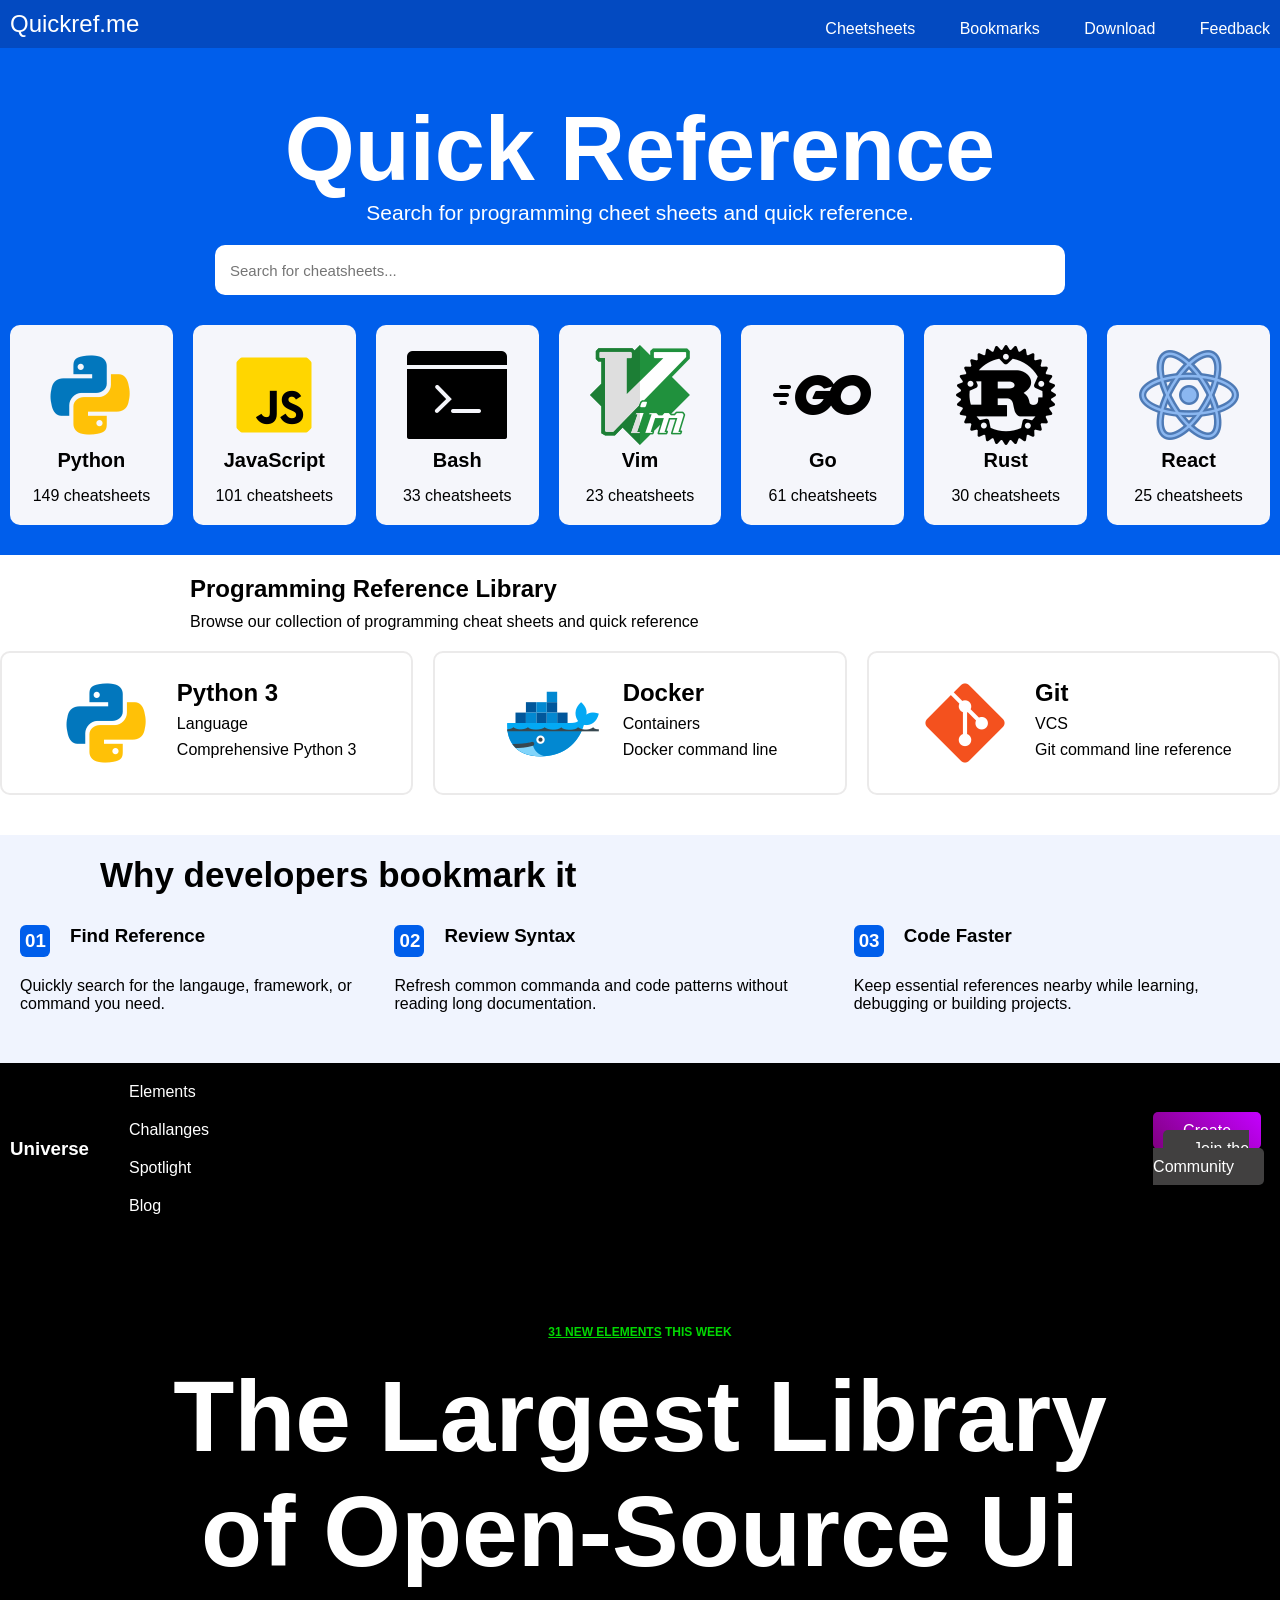
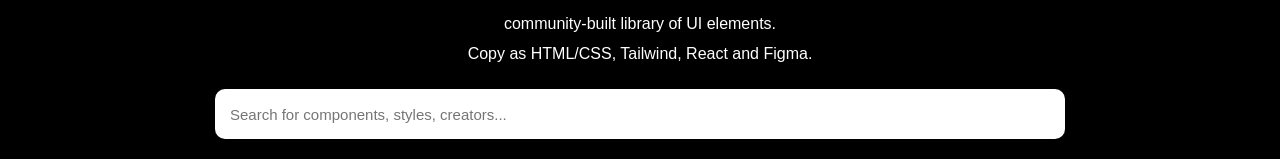
<file: FULL SITE PRACTICE/Personal Project1/indexpersonal1.html>
<!DOCTYPE html>
<html lang="en">
<head>
    <meta charset="UTF-8">
    <meta name="viewport" content="width=device-width, initial-scale=1.0">
    <title>Personal Project1</title>
    <link rel="stylesheet" href="stylespersonal1.css">
</head>
<body>
    
    <section class="header">
        <div class="navbar">
            <h1>Quickref.me</h1>
            <ul>
                <li><a href="#">Cheetsheets</a></li>
                <li><a href="#">Bookmarks</a></li>
                <li><a href="#">Download</a></li>
                <li><a href="#">Feedback</a></li>
            </ul>
        </div>

        <div class="quickreference">
            <h1>Quick Reference</h1>
            <p>Search for programming cheet sheets and quick reference.</p>
            <div class="srchbtnm">
                <form action="">
                    <input type="text" placeholder="Search for cheatsheets...">
                </form>
            </div>
        </div>

        <div class="cheatsheats">
            <div>
                <img src="images/python.png" alt="">
                <h1>Python</h1>
                <p>149 cheatsheets</p>
            </div>

            <div>
                <img style="border-radius: 60px;" src="images/javascript.png" alt="">
                <h1>JavaScript</h1>
                <p>101 cheatsheets</p>
            </div>

            <div>
                <img src="images/bash.png" alt="">
                <h1>Bash</h1>
                <p>33 cheatsheets</p>
            </div>

            <div>
                <img src="images/vim.png" alt="">
                <h1>Vim</h1>
                <p>23 cheatsheets</p>
            </div>

            <div>
                <img src="images/Go.png" alt="">
                <h1>Go</h1>
                <p>61 cheatsheets</p>
            </div>

            <div>
                <img src="images/Rust.png" alt="">
                <h1>Rust</h1>
                <p>30 cheatsheets</p>
            </div>

            <div>
                <img src="images/React.png" alt="">
                <h1>React</h1>
                <p>25 cheatsheets</p>
            </div>

        </div>

    </section>

    <section class="prl">
        <div class="prlmain">
            <h1>Programming Reference Library</h1>
            <p>Browse our collection of programming cheat sheets and quick reference</p>
        </div>

        <div class="prlbox">

            <div class="prlbox1">
                <img src="images/python.png" alt="">

                <div>
                    <h2>Python 3</h2>
                    <p>Language</p>
                    <p>Comprehensive Python 3</p>
                </div>

            </div>

            <div class="prlbox2">
                <img src="images/docker.png" alt="">

                <div>
                    <h2>Docker</h2>
                    <p>Containers</p>
                    <p>Docker command line</p>
                </div>
    
            </div>

            <div class="prlbox3">
                <img src="images/Git.png" alt="">

                <div>
                    <h2>Git</h2>
                    <p>VCS</p>
                    <p>Git command line reference</p>
                </div>
            
            </div>
        </div>
    </section>

    <section class="why">

        <h1>Why developers bookmark it</h1>

        <div class="whymain">
            <div class="why1">
                 <div class="why1txt">
                    <h3 class="textb1">01</h3>
                    <h3>Find Reference</h3>
                 </div>
                    <p>Quickly search for the langauge, framework, or command you need.</p>
             </div>
        
             <div class="why2">
                <div class="why2txt">
                    <h3 class="textb2">02</h3>
                    <h3>Review Syntax</h3>
                </div>
                    <p>Refresh common commanda and code patterns without reading long documentation.</p>
             </div>

             <div class="why3">
                 <div class="why3txt">
                    <h3 class="textb3">03</h3>
                     <h3>Code Faster</h3>
                 </div>
                    <p>Keep essential references nearby while learning, debugging or building projects.</p>
            </div>

        </div>



    </section>

    <section class="universe">

        <nav class="uninavbar">
            <h1>Universe</h1>
            <ul>
                <li><a href="#">Elements</a></li>
                <li><a href="#">Challanges</a></li>
                <li><a href="#">Spotlight</a></li>
                <li><a href="#">Blog</a></li>
            </ul>
            <div class="unicreate">
                <a class="uniatag1" href="#">Create</a>
                <a class="uniatag2" href="#">Join the Community</a>
            </div>
        </nav>

        <div class="unimiddletext">
            <h3> <u>31 NEW ELEMENTS</u> THIS WEEK </h3>
            <h1>The Largest Library <br> of Open-Source Ui</h1>
            <p>community-built library of UI elements. <br> Copy as HTML/CSS, Tailwind, React and Figma. </p>
        </div>

        <div class="unisrch">
            <form action="">
                <input type="text" placeholder="Search for components, styles, creators...">
            </form>
        </div>

    </section>


</body>
</html>
</file>
<file: FULL SITE PRACTICE/Personal Project1/stylespersonal1.css>
*{
    padding: 0;
    margin: 0;
    font-family: sans-serif;
    box-sizing: border-box;
}
.header{
    background-color: #005EEB;
    box-sizing: border-box;
}
.navbar{
    display: flex;
    padding: 10px;
    height: 100%;
    justify-content: space-between;
    background-color: #034AC1;
}
.navbar h1{
    color: #fff;
    font-weight: 100;
}
.navbar ul{
    margin-top: 10px;
}
.navbar ul li{
    display: inline-block;
    margin-left: 40px;
}
.navbar ul li a{
    text-decoration: none;
    color: white;
    word-spacing: 10px;
}

.quickreference h1{
    text-align: center;
    color: #fff;
    font-size: 90px;
    margin-top: 50px;
}

.quickreference p{
    text-align: center;
    color: #fff;
    font-size: 21px;
    font-weight: lighter;
}
.srchbtnm{
    justify-content: center;
    display: flex;
    align-items: center;
}
.srchbtnm input{
    padding: 15px;
    border-style: none;
    width: 850px;
    height: 50px;
    margin: 20px 20px;
    border-radius: 10px;
    font-size: 15px;
}
.cheatsheats{
    display: flex;
    justify-content: center;
    align-items: center;
}
.cheatsheats div{
    background: #F5F6FB;
    width: 200px;
    height: 200px;
    padding: 20px;
    margin: 10px;
    justify-content: center;
    align-items: center;
    border-radius: 10px;
    text-align: center;
    box-sizing: border-box;
    margin-bottom: 30px;
}
.cheatsheats div h1{
    font-size: 20px;
    margin-bottom: 15px;
}
.prl .prlmain h1{
    margin-bottom: 10px;
}
.prlmain{
    margin-top: 20px;
    margin-left: 190px;
}
.prlbox{
    display: flex;
    gap: 20px;
    justify-content: center;
}
.prlbox1, .prlbox2, .prlbox3{
    border: 2px solid rgb(235, 234, 234);
    /* box-sizing: border-box; */
    width: 500px;
    padding: 20px;
    display: flex;
    justify-content: center;
    align-items: center;
    margin-top: 20px;
    border-radius: 10px;
    gap: 20px;
    margin-bottom: 40px;
}
.prlbox1 div h2{
    margin-bottom: 8px;
}
.prlbox1 div p{
    margin-bottom: 8px;
}
.prlbox2 div h2{
    margin-bottom: 8px;
}
.prlbox2 div p{
    margin-bottom: 8px;
}
.prlbox3 div h2{
    margin-bottom: 8px;
}
.prlbox3 div p{
    margin-bottom: 8px;
}
.why{
    background-color: #F0F4FE;
    box-sizing: border-box;
    padding: 20px;
}
.why h1{
    font-size: 35px;
    margin-bottom: 30px;
    margin-left: 80px;
}
.whymain{
    display: flex;
    gap: 30px;
    justify-content: center;
    align-items: center ;
    margin-bottom: 30px;
}
.why1txt{
    display: flex;
    gap: 20px;
}
.why2txt{
    display: flex;
    gap: 20px;
}
.why3txt{
    display: flex;
    gap: 20px;
}
.why1 p{
    margin-top: 20px;
}
.why2 p{
    margin-top: 20px;
}
.why3 p{
    margin-top: 20px;
}
.textb1, .textb2, .textb3{
    background-color: #005EEB;
    padding: 5px;
    width: 30px;
    color: white;
    text-align: center;
    border-radius: 6px;
}


.universe{
    background: black;
    color: white;
}
.uninavbar{
    display: flex;
    align-items: center;
    justify-content: center;
    padding: 10px;
}
.uninavbar ul li{
    display: inline-block;
    padding: 10px;
    margin-left: 30px;
}
.unicreate{
    margin-left: 900px;
}
.uninavbar ul li a{
    text-decoration: none;
    list-style: none;
    color: white;
}
.unicreate a{
    text-decoration: none;
    color: white;
}
.unimiddletext{
    text-align: center;
    margin-top: 90px;
    display: flex;
    flex-direction: column;
    gap: 20px;
}
.unimiddletext h3{
    font-size: 12px;
    color: rgb(2, 216, 2);
}
.unimiddletext h1{
    font-size: 100px;
}
.unimiddletext p{
    line-height: 30px;
}
.unicreate .uniatag1{
    background: linear-gradient(45deg, purple, rgb(196, 1, 255));
    border-radius: 5px;
    width: 500px;
    padding: 10px 30px;
}
.unicreate .uniatag2{
    background: rgb(65, 64, 64);
    padding: 10px 30px;
    border-radius: 5px;
    margin-left: 10px;
}
.unisrch input{
    padding: 15px;
    border-style: none;
    width: 850px;
    height: 50px;
    margin: 20px 20px;
    border-radius: 10px;
    font-size: 15px;
}
.unisrch{
    display: flex;
    justify-content: center;
}
</file>
